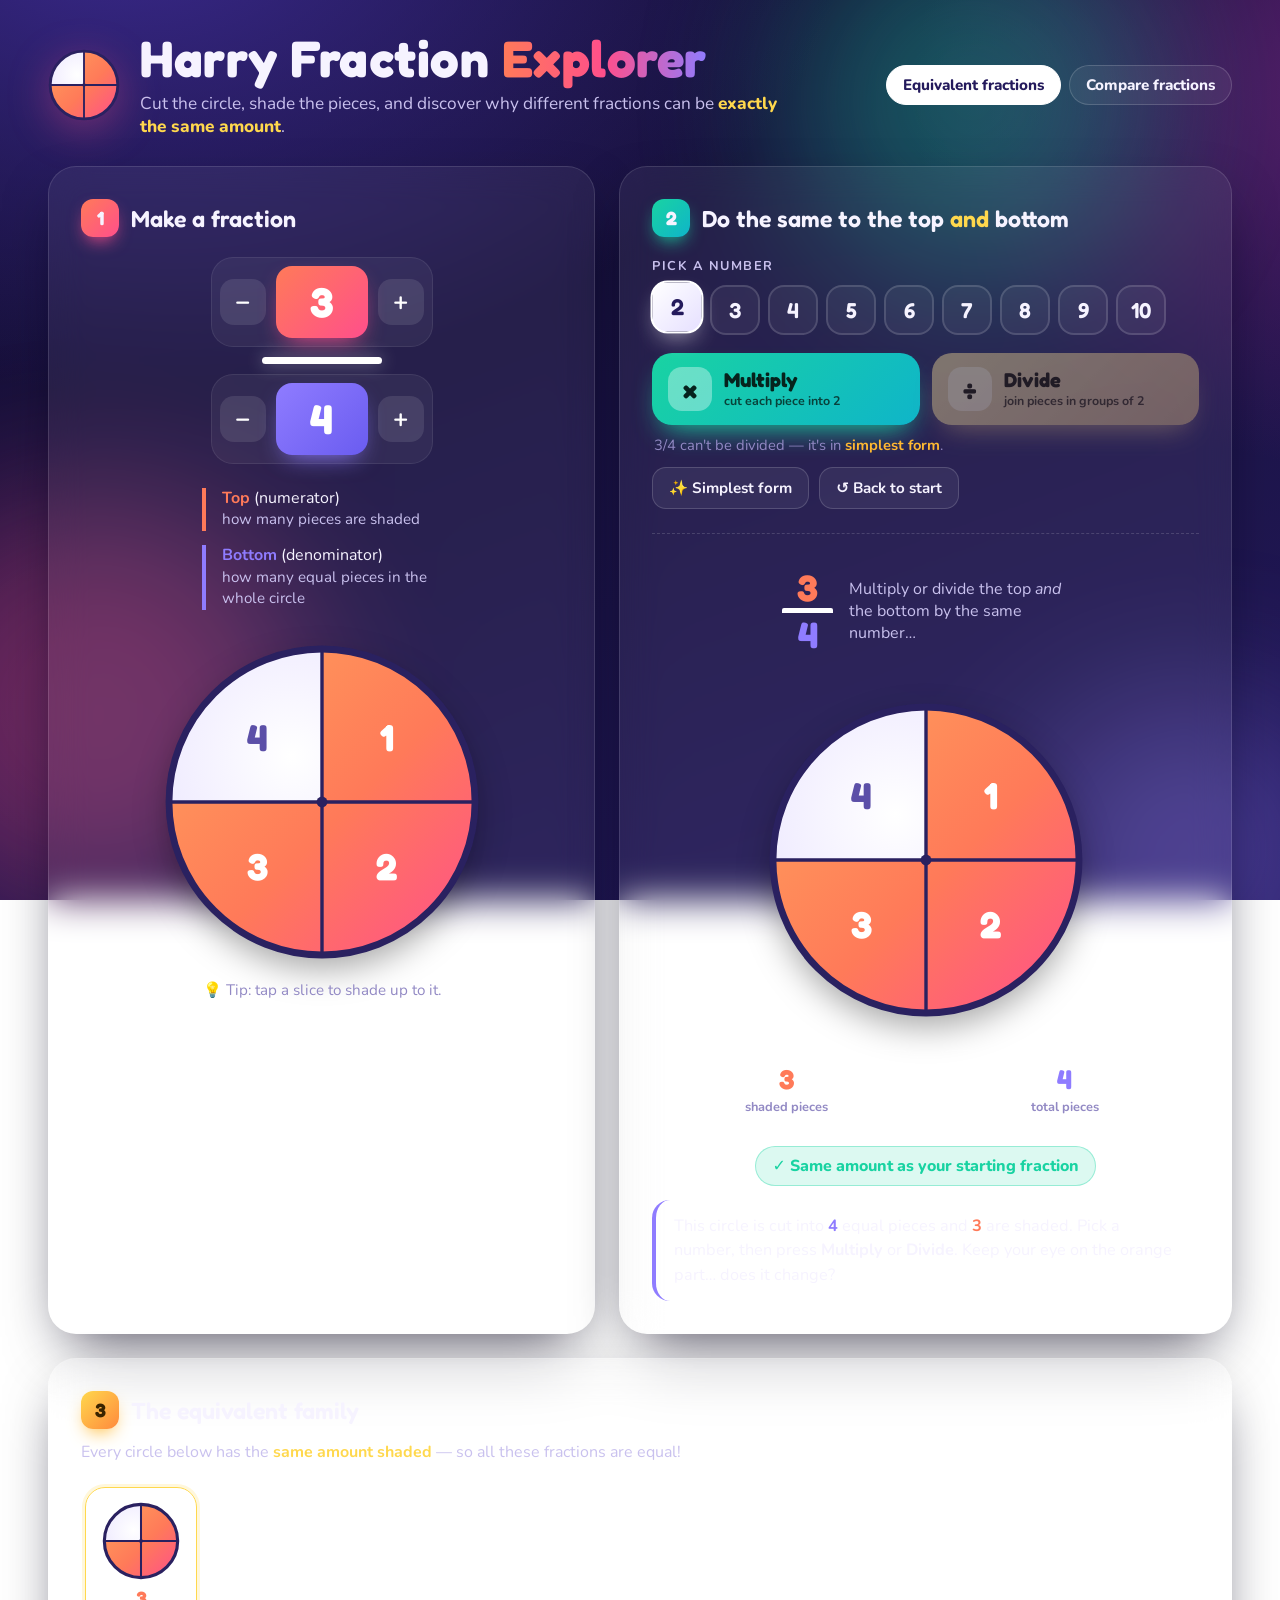
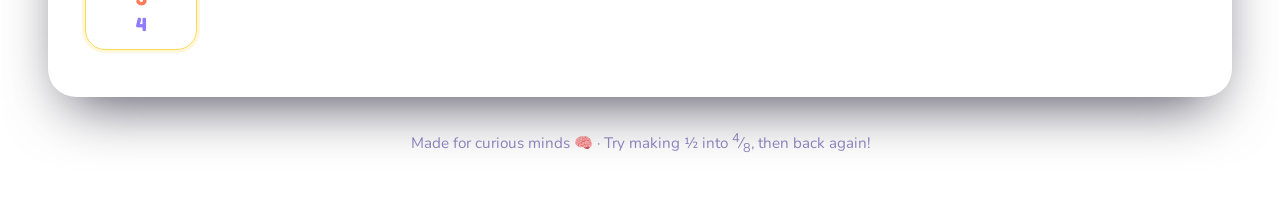
<file: index.html>
<!DOCTYPE html>
<html lang="en">
<head>
  <meta charset="UTF-8">
  <meta name="viewport" content="width=device-width, initial-scale=1.0">
  <title>Harry Fraction Explorer – See Why Fractions Are Equivalent</title>
  <meta name="description" content="A friendly visual tool for children: build a fraction on a circle, then multiply or divide the top and bottom by the same number to see why equivalent fractions are the same amount.">
  <link rel="preconnect" href="https://fonts.googleapis.com">
  <link rel="preconnect" href="https://fonts.gstatic.com" crossorigin>
  <link href="https://fonts.googleapis.com/css2?family=Fredoka:wght@500;600;700&family=Nunito:wght@400;600;700;800&display=swap" rel="stylesheet">
  <link rel="stylesheet" href="styles.css">
</head>
<body>
  <div class="bg-blobs" aria-hidden="true"><span></span><span></span><span></span></div>

  <header class="hero">
    <svg id="logo-circle" class="logo" role="img" aria-label="Harry Fraction Explorer logo"></svg>
    <div>
      <h1>Harry Fraction <span class="grad-text">Explorer</span></h1>
      <p class="tagline">Cut the circle, shade the pieces, and discover why different fractions can be <em>exactly the same amount</em>.</p>
    </div>
    <nav class="page-nav" aria-label="Pages">
      <a href="index.html" aria-current="page">Equivalent fractions</a>
      <a href="compare.html">Compare fractions</a>
    </nav>
  </header>

  <main class="layout">
    <!-- STEP 1: build a fraction -->
    <section class="card" id="start-card" aria-labelledby="start-title">
      <div class="card-head">
        <span class="step-badge">1</span>
        <h2 id="start-title">Make a fraction</h2>
      </div>

      <div class="builder">
        <div class="fraction-input">
          <div class="stepper num">
            <button class="step-btn" id="num-minus" aria-label="Shade one fewer piece">−</button>
            <input id="numerator" type="number" inputmode="numeric" min="0" value="3" aria-label="Numerator (top number)">
            <button class="step-btn" id="num-plus" aria-label="Shade one more piece">+</button>
          </div>
          <div class="frac-bar" aria-hidden="true"></div>
          <div class="stepper den">
            <button class="step-btn" id="den-minus" aria-label="Fewer equal pieces">−</button>
            <input id="denominator" type="number" inputmode="numeric" min="1" max="24" value="4" aria-label="Denominator (bottom number)">
            <button class="step-btn" id="den-plus" aria-label="More equal pieces">+</button>
          </div>
        </div>

        <ul class="legend">
          <li class="legend-num"><strong>Top</strong> (numerator)<br><span>how many pieces are shaded</span></li>
          <li class="legend-den"><strong>Bottom</strong> (denominator)<br><span>how many equal pieces in the whole circle</span></li>
        </ul>
      </div>

      <div class="circle-wrap">
        <svg id="start-circle" role="img"></svg>
      </div>
      <p class="hint">💡 Tip: tap a slice to shade up to it.</p>
    </section>

    <!-- STEP 2: transform it -->
    <section class="card" id="change-card" aria-labelledby="change-title">
      <div class="card-head">
        <span class="step-badge alt">2</span>
        <h2 id="change-title">Do the same to the top <em>and</em> bottom</h2>
      </div>

      <div class="controls">
        <p class="control-label">Pick a number</p>
        <div class="chips" id="factor-chips" role="radiogroup" aria-label="Number to multiply or divide by"></div>

        <div class="op-buttons">
          <button id="multiply-btn" class="op op-mul">
            <span class="op-sym">×</span>
            <span class="op-text">Multiply<small>cut every piece smaller</small></span>
          </button>
          <button id="divide-btn" class="op op-div">
            <span class="op-sym">÷</span>
            <span class="op-text">Divide<small>join pieces together</small></span>
          </button>
        </div>
        <p class="divide-hint" id="divide-hint"></p>

        <div class="secondary-buttons">
          <button id="simplify-btn" class="ghost">✨ Simplest form</button>
          <button id="reset-btn" class="ghost">↺ Back to start</button>
        </div>
      </div>

      <div class="result">
        <div class="equation" id="equation" aria-live="polite"></div>
        <div class="circle-wrap">
          <svg id="current-circle" role="img"></svg>
        </div>
        <div class="stats">
          <div class="stat stat-num"><span id="stat-shaded">3</span><small>shaded pieces</small></div>
          <div class="stat stat-den"><span id="stat-total">4</span><small>total pieces</small></div>
        </div>
        <p class="same-badge" id="same-badge">✓ Same amount as your starting fraction</p>
        <p class="explain" id="explain" aria-live="polite"></p>
      </div>
    </section>
  </main>

  <!-- STEP 3: the family of equivalent fractions -->
  <section class="card family" aria-labelledby="family-title">
    <div class="card-head">
      <span class="step-badge gold">3</span>
      <h2 id="family-title">The equivalent family</h2>
    </div>
    <p class="family-sub">Every circle below has the <strong>same amount shaded</strong> — so all these fractions are equal!</p>
    <div class="trail" id="trail"></div>
  </section>

  <footer class="footer">Made for curious minds 🧠 &middot; Try making ½ into <sup>4</sup>&frasl;<sub>8</sub>, then back again!</footer>

  <script src="fraction-circle.js"></script>
  <script src="app.js"></script>
</body>
</html>
</file>
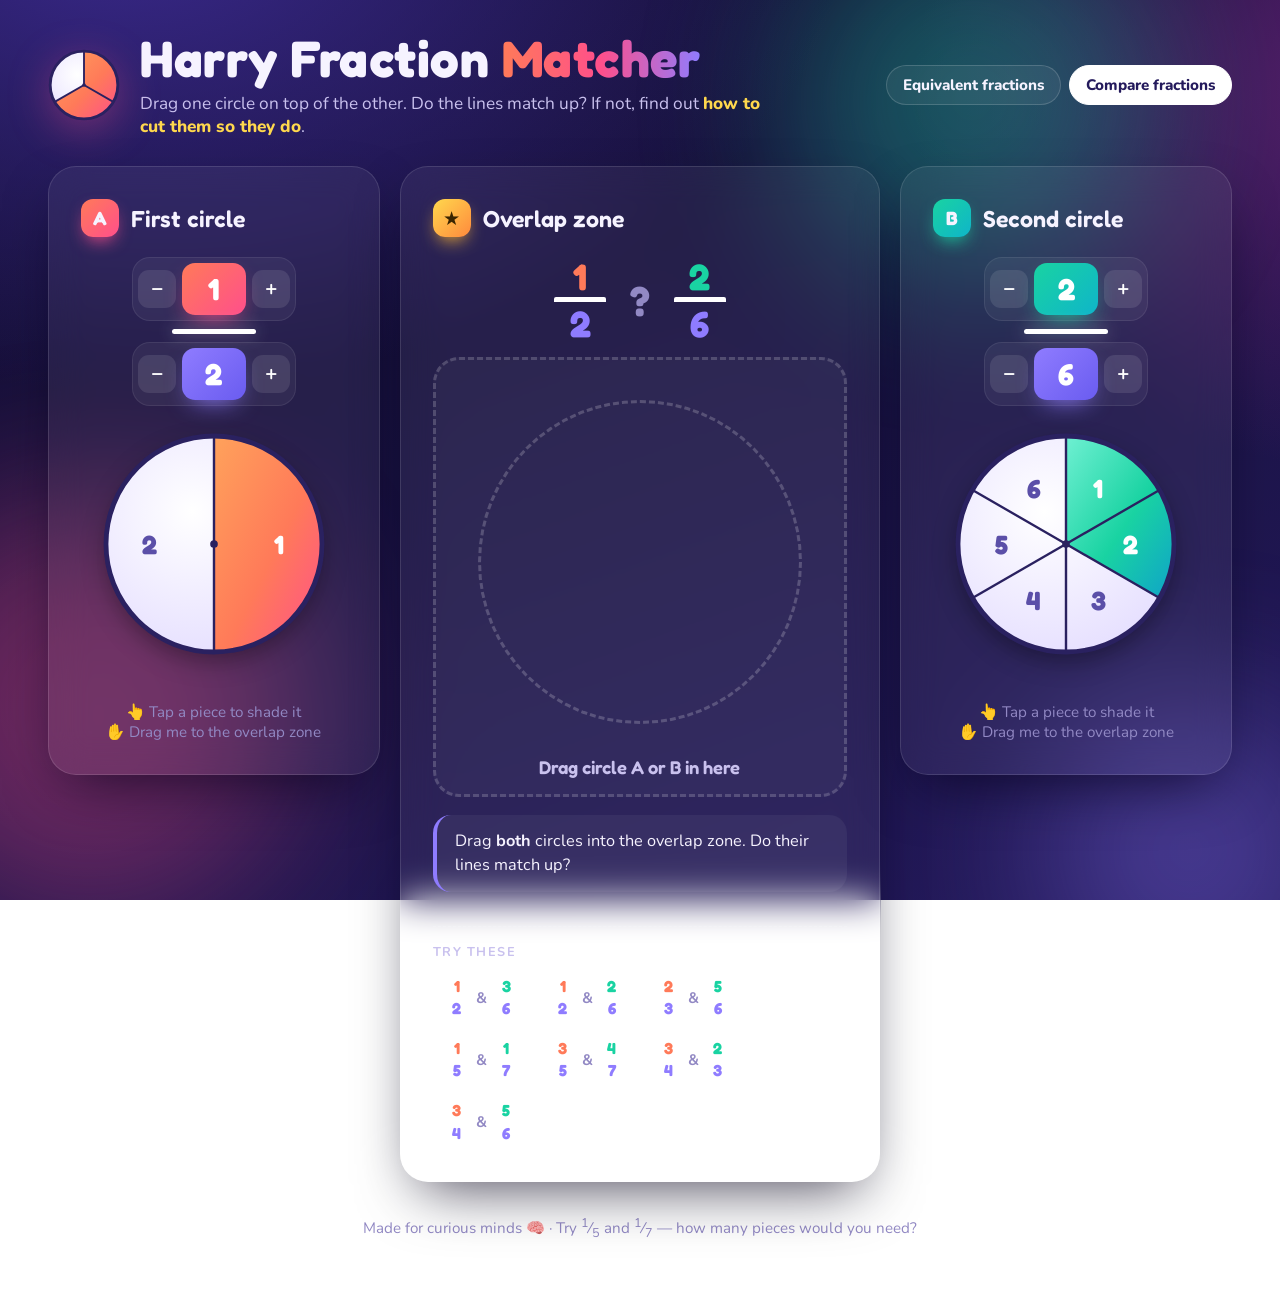
<file: compare.html>
<!DOCTYPE html>
<html lang="en">
<head>
  <meta charset="UTF-8">
  <meta name="viewport" content="width=device-width, initial-scale=1.0">
  <title>Harry Fraction Matcher – Compare Fractions by Lining Up the Pieces</title>
  <meta name="description" content="A friendly visual tool for children: drag two fraction circles on top of each other to see whether their pieces line up, and find out how to cut them so they do.">
  <link rel="preconnect" href="https://fonts.googleapis.com">
  <link rel="preconnect" href="https://fonts.gstatic.com" crossorigin>
  <link href="https://fonts.googleapis.com/css2?family=Fredoka:wght@500;600;700&family=Nunito:wght@400;600;700;800&display=swap" rel="stylesheet">
  <link rel="stylesheet" href="styles.css">
</head>
<body>
  <div class="bg-blobs" aria-hidden="true"><span></span><span></span><span></span></div>

  <header class="hero">
    <svg id="logo-circle" class="logo" role="img" aria-label="Harry Fraction Matcher logo"></svg>
    <div>
      <h1>Harry Fraction <span class="grad-text">Matcher</span></h1>
      <p class="tagline">Drag one circle on top of the other. Do the lines match up? If not, find out <em>how to cut them so they do</em>.</p>
    </div>
    <nav class="page-nav" aria-label="Pages">
      <a href="index.html">Equivalent fractions</a>
      <a href="compare.html" aria-current="page">Compare fractions</a>
    </nav>
  </header>

  <main class="compare-layout">
    <!-- circle A -->
    <section class="card side-card a" id="card-a" aria-labelledby="title-a">
      <div class="card-head">
        <span class="step-badge">A</span>
        <h2 id="title-a">First circle</h2>
      </div>
      <div class="fraction-input compact">
        <div class="stepper num">
          <button class="step-btn" data-step="-" aria-label="Circle A: shade one fewer piece">−</button>
          <input type="number" inputmode="numeric" min="0" aria-label="Circle A numerator (top number)">
          <button class="step-btn" data-step="+" aria-label="Circle A: shade one more piece">+</button>
        </div>
        <div class="frac-bar" aria-hidden="true"></div>
        <div class="stepper den">
          <button class="step-btn" data-step="-" aria-label="Circle A: fewer equal pieces">−</button>
          <input type="number" inputmode="numeric" min="1" max="12" aria-label="Circle A denominator (bottom number)">
          <button class="step-btn" data-step="+" aria-label="Circle A: more equal pieces">+</button>
        </div>
      </div>
      <div class="drag-src">
        <svg></svg>
      </div>
      <p class="cut-note" aria-live="polite"></p>
      <p class="hint">👆 Tap a piece to shade it<br>✋ Drag me to the overlap zone</p>
    </section>

    <!-- the overlap zone -->
    <section class="card stage-card" aria-labelledby="stage-title">
      <div class="card-head">
        <span class="step-badge gold">★</span>
        <h2 id="stage-title">Overlap zone</h2>
      </div>

      <div class="equation cmp-eq" id="cmp-eq" aria-live="polite"></div>

      <div class="drop-zone empty" id="drop-zone">
        <div class="stack" id="stack">
          <svg id="layer-a" class="layer a" aria-hidden="true"></svg>
          <svg id="layer-b" class="layer b" aria-hidden="true"></svg>
          <svg id="match-layer" class="match-layer" viewBox="0 0 200 200" aria-hidden="true"></svg>
        </div>
        <p class="drop-hint" id="drop-hint"></p>
        <div class="stage-legend" id="legend"></div>
      </div>

      <p class="explain" id="cmp-explain" aria-live="polite"></p>

      <div class="try-panel" id="try-panel" hidden>
        <p class="control-label">Cut both circles into…</p>
        <div class="chips" id="try-chips" role="radiogroup" aria-label="Number of pieces to try"></div>
      </div>

      <div class="stage-buttons">
        <button id="convert-btn" class="op op-mul convert"></button>
        <button id="undo-btn" class="ghost">↺ Join the pieces back</button>
        <button id="clear-btn" class="ghost">⤺ Take apart</button>
      </div>

      <div class="presets">
        <p class="control-label">Try these</p>
        <div class="preset-list" id="presets"></div>
      </div>
    </section>

    <!-- circle B -->
    <section class="card side-card b" id="card-b" aria-labelledby="title-b">
      <div class="card-head">
        <span class="step-badge alt">B</span>
        <h2 id="title-b">Second circle</h2>
      </div>
      <div class="fraction-input compact">
        <div class="stepper num">
          <button class="step-btn" data-step="-" aria-label="Circle B: shade one fewer piece">−</button>
          <input type="number" inputmode="numeric" min="0" aria-label="Circle B numerator (top number)">
          <button class="step-btn" data-step="+" aria-label="Circle B: shade one more piece">+</button>
        </div>
        <div class="frac-bar" aria-hidden="true"></div>
        <div class="stepper den">
          <button class="step-btn" data-step="-" aria-label="Circle B: fewer equal pieces">−</button>
          <input type="number" inputmode="numeric" min="1" max="12" aria-label="Circle B denominator (bottom number)">
          <button class="step-btn" data-step="+" aria-label="Circle B: more equal pieces">+</button>
        </div>
      </div>
      <div class="drag-src">
        <svg></svg>
      </div>
      <p class="cut-note" aria-live="polite"></p>
      <p class="hint">👆 Tap a piece to shade it<br>✋ Drag me to the overlap zone</p>
    </section>
  </main>

  <footer class="footer">Made for curious minds 🧠 &middot; Try <sup>1</sup>&frasl;<sub>5</sub> and <sup>1</sup>&frasl;<sub>7</sub> — how many pieces would you need?</footer>

  <script src="fraction-circle.js"></script>
  <script src="compare.js"></script>
</body>
</html>
</file>
<file: styles.css>
/* =========================================================
   Fraction Explorer – design system
   ========================================================= */
:root {
  --bg-1: #120d2e;
  --bg-2: #241a5c;
  --ink: #f6f3ff;
  --ink-soft: #c9c1ee;
  --ink-mute: #9289c4;

  --num: #ff7a59;        /* numerator / shaded colour */
  --num-2: #ff4f8b;
  --den: #8f7cff;        /* denominator / pieces colour */
  --den-2: #5ad1ff;
  --mul: #19d3a2;
  --mul-2: #0fb5c9;
  --div: #ffb931;
  --div-2: #ff8a3d;
  --gold: #ffd84d;

  --card: rgba(255, 255, 255, 0.06);
  --card-border: rgba(255, 255, 255, 0.12);
  --radius: 28px;
  --shadow: 0 24px 60px -20px rgba(5, 2, 25, 0.75);

  --font-display: "Fredoka", system-ui, sans-serif;
  --font-body: "Nunito", system-ui, sans-serif;
}

* { box-sizing: border-box; }

html, body { margin: 0; }

body {
  min-height: 100vh;
  font-family: var(--font-body);
  color: var(--ink);
  background: radial-gradient(1200px 800px at 10% -10%, #3b2a8f 0%, transparent 60%),
              radial-gradient(900px 700px at 110% 10%, #5b1f6e 0%, transparent 55%),
              linear-gradient(160deg, var(--bg-1), var(--bg-2));
  background-attachment: fixed;
  padding: 32px clamp(16px, 4vw, 48px) 48px;
  overflow-x: hidden;
}

button { font-family: inherit; cursor: pointer; }

/* floating blurred blobs */
.bg-blobs { position: fixed; inset: 0; pointer-events: none; z-index: -1; overflow: hidden; }
.bg-blobs span {
  position: absolute; border-radius: 50%; filter: blur(80px); opacity: 0.35;
  animation: drift 22s ease-in-out infinite alternate;
}
.bg-blobs span:nth-child(1) { width: 420px; height: 420px; background: var(--num-2); top: 55%; left: -120px; }
.bg-blobs span:nth-child(2) { width: 360px; height: 360px; background: var(--mul); top: -80px; right: 10%; animation-delay: -6s; }
.bg-blobs span:nth-child(3) { width: 300px; height: 300px; background: var(--den); bottom: -100px; right: -60px; animation-delay: -12s; }
@keyframes drift {
  to { transform: translate(60px, -40px) scale(1.15); }
}

/* ---------- header ---------- */
.hero {
  max-width: 1200px; margin: 0 auto 28px;
  display: flex; align-items: center; gap: 20px;
}
.logo { width: 72px; height: 72px; flex: none; filter: drop-shadow(0 10px 20px rgba(255, 79, 139, 0.35)); animation: spin-slow 30s linear infinite; }
@keyframes spin-slow { to { transform: rotate(360deg); } }
h1 {
  font-family: var(--font-display); font-weight: 700;
  font-size: clamp(2rem, 4.5vw, 3.2rem); margin: 0; letter-spacing: 0.5px; line-height: 1.05;
}
.grad-text {
  background: linear-gradient(90deg, var(--num), var(--num-2), var(--den));
  -webkit-background-clip: text; background-clip: text; color: transparent;
}
.tagline { margin: 6px 0 0; color: var(--ink-soft); font-size: 1.08rem; max-width: 640px; }
.tagline em { color: var(--gold); font-style: normal; font-weight: 800; }

/* ---------- layout & cards ---------- */
.layout {
  max-width: 1200px; margin: 0 auto;
  display: grid; gap: 24px;
  grid-template-columns: 1fr;
}
@media (min-width: 980px) {
  .layout { grid-template-columns: 1fr 1.12fr; }
}

.card {
  background: var(--card);
  border: 1px solid var(--card-border);
  border-radius: var(--radius);
  box-shadow: var(--shadow);
  backdrop-filter: blur(18px);
  -webkit-backdrop-filter: blur(18px);
  padding: clamp(20px, 3vw, 32px);
  animation: rise 0.7s cubic-bezier(.2, .8, .2, 1) both;
}
#change-card { animation-delay: 0.1s; }
.family { max-width: 1200px; margin: 24px auto 0; animation-delay: 0.2s; }
@keyframes rise { from { opacity: 0; transform: translateY(18px); } }

.card-head { display: flex; align-items: center; gap: 12px; margin-bottom: 20px; }
.card-head h2 {
  font-family: var(--font-display); font-weight: 600; font-size: 1.45rem; margin: 0;
}
.card-head h2 em { color: var(--gold); font-style: normal; }
.step-badge {
  width: 38px; height: 38px; flex: none; border-radius: 12px;
  display: grid; place-items: center;
  font-family: var(--font-display); font-weight: 700; font-size: 1.2rem;
  background: linear-gradient(135deg, var(--num), var(--num-2));
  box-shadow: 0 8px 18px -6px var(--num-2);
}
.step-badge.alt { background: linear-gradient(135deg, var(--mul), var(--mul-2)); box-shadow: 0 8px 18px -6px var(--mul); }
.step-badge.gold { background: linear-gradient(135deg, var(--gold), var(--div-2)); box-shadow: 0 8px 18px -6px var(--div); color: #3a2400; }

/* ---------- fraction builder ---------- */
.builder { display: flex; align-items: center; gap: 24px; flex-wrap: wrap; justify-content: center; }

.fraction-input { display: flex; flex-direction: column; align-items: center; gap: 10px; }
.stepper {
  display: flex; align-items: center; gap: 10px;
  padding: 8px; border-radius: 22px;
  background: rgba(255, 255, 255, 0.05);
  border: 1px solid rgba(255, 255, 255, 0.08);
}
.stepper input {
  width: 92px; height: 72px; text-align: center;
  font-family: var(--font-display); font-weight: 700; font-size: 2.6rem;
  color: #fff; border: none; border-radius: 16px; outline: none;
  -moz-appearance: textfield; appearance: textfield;
  transition: box-shadow 0.2s, transform 0.2s;
}
.stepper input::-webkit-outer-spin-button,
.stepper input::-webkit-inner-spin-button { -webkit-appearance: none; margin: 0; }
.stepper.num input { background: linear-gradient(135deg, var(--num), var(--num-2)); box-shadow: 0 10px 24px -10px var(--num-2); }
.stepper.den input { background: linear-gradient(135deg, var(--den), #6a5cf0); box-shadow: 0 10px 24px -10px var(--den); }
.stepper input:focus { box-shadow: 0 0 0 4px rgba(255, 255, 255, 0.35); transform: scale(1.04); }

.step-btn {
  width: 46px; height: 46px; border-radius: 14px; border: none;
  background: rgba(255, 255, 255, 0.1); color: #fff;
  font-size: 1.6rem; font-weight: 700; line-height: 1;
  transition: background 0.2s, transform 0.15s;
}
.step-btn:hover { background: rgba(255, 255, 255, 0.2); transform: translateY(-2px); }
.step-btn:active { transform: scale(0.92); }

.frac-bar { width: 120px; height: 7px; border-radius: 6px; background: #fff; box-shadow: 0 0 18px rgba(255, 255, 255, 0.45); }

.legend { list-style: none; padding: 0; margin: 0; display: grid; gap: 14px; max-width: 240px; }
.legend li { padding-left: 16px; border-left: 4px solid; line-height: 1.35; }
.legend li span { color: var(--ink-soft); font-size: 0.95rem; }
.legend-num { border-color: var(--num) !important; }
.legend-num strong { color: var(--num); }
.legend-den { border-color: var(--den) !important; }
.legend-den strong { color: var(--den); }

.hint { text-align: center; color: var(--ink-mute); margin: 8px 0 0; font-size: 0.95rem; }

/* ---------- circles ---------- */
.circle-wrap { display: grid; place-items: center; margin-top: 22px; }
.circle-wrap svg { width: min(100%, 340px); aspect-ratio: 1; overflow: visible; }

.fraction-circle { --cut-w: 2; }
.fraction-circle .plate-shadow { fill: rgba(0, 0, 0, 0.35); filter: blur(10px); }
.fraction-circle .rim { fill: none; stroke: #2a2160; stroke-width: 4; }
.fraction-circle .cut {
  fill: none; stroke: #2a2160; stroke-width: var(--cut-w); stroke-linecap: round;
  stroke-dasharray: 1; stroke-dashoffset: 0;
  transition: stroke-dashoffset 0.55s cubic-bezier(.4, 0, .2, 1), opacity 0.55s ease, stroke 0.9s ease, stroke-width 0.9s ease;
}
.fraction-circle .cut.new { stroke: #ffffff; stroke-width: calc(var(--cut-w) * 1.9); }
.fraction-circle .cut.leaving { stroke: var(--gold); stroke-width: calc(var(--cut-w) * 1.9); }
.fraction-circle .hub { fill: #2a2160; }
.fraction-circle .hit { fill: transparent; cursor: pointer; transition: fill 0.15s; }
.fraction-circle .hit:hover { fill: rgba(143, 124, 255, 0.22); }
.fraction-circle .shade { transition: filter 0.3s; }
.fraction-circle .seg-label {
  font-family: var(--font-display); font-weight: 700;
  text-anchor: middle; dominant-baseline: central;
  fill: #5b4fa8; pointer-events: none; user-select: none;
  transition: opacity 0.4s ease, fill 0.4s ease;
}
.fraction-circle .seg-label.on { fill: #ffffff; }

.fraction-circle.pop { animation: pop 0.7s cubic-bezier(.3, 1.6, .5, 1); }
@keyframes pop { 40% { transform: scale(1.05); } }

/* ---------- controls ---------- */
.control-label {
  margin: 0 0 10px; color: var(--ink-soft); font-weight: 700;
  text-transform: uppercase; letter-spacing: 1.5px; font-size: 0.8rem;
}
.chips { display: flex; flex-wrap: wrap; gap: 8px; }
.chip {
  position: relative;
  width: 50px; height: 50px; border-radius: 16px;
  border: 2px solid rgba(255, 255, 255, 0.14);
  background: rgba(255, 255, 255, 0.05); color: var(--ink);
  font-family: var(--font-display); font-weight: 600; font-size: 1.35rem;
  transition: all 0.2s cubic-bezier(.3, 1.4, .5, 1);
}
.chip:hover { transform: translateY(-3px); border-color: rgba(255, 255, 255, 0.35); }
.chip[aria-checked="true"] {
  background: linear-gradient(135deg, #fff, #e6e0ff); color: #241a5c; border-color: #fff;
  transform: translateY(-3px) scale(1.06);
  box-shadow: 0 10px 22px -8px rgba(255, 255, 255, 0.6);
}
.chip .can-div {
  position: absolute; top: -6px; right: -6px;
  width: 18px; height: 18px; border-radius: 50%;
  background: var(--div); color: #3a2400; font-size: 0.75rem; line-height: 18px;
  font-family: var(--font-body); font-weight: 800;
  box-shadow: 0 2px 6px rgba(0, 0, 0, 0.3);
}

.op-buttons { display: grid; grid-template-columns: 1fr 1fr; gap: 12px; margin-top: 18px; }
.op {
  display: flex; align-items: center; gap: 12px;
  padding: 14px 16px; border: none; border-radius: 20px; color: #06231d;
  text-align: left;
  transition: transform 0.2s cubic-bezier(.3, 1.4, .5, 1), box-shadow 0.2s, filter 0.2s, opacity 0.2s;
}
.op-mul { background: linear-gradient(135deg, var(--mul), var(--mul-2)); box-shadow: 0 14px 28px -12px var(--mul); }
.op-div { background: linear-gradient(135deg, var(--div), var(--div-2)); box-shadow: 0 14px 28px -12px var(--div-2); color: #3a1a00; }
.op:hover { transform: translateY(-3px); filter: brightness(1.08); }
.op:active { transform: scale(0.96); }
.op.unavailable { filter: grayscale(0.75) brightness(0.8); opacity: 0.7; }
.op-sym {
  width: 44px; height: 44px; flex: none; border-radius: 14px;
  display: grid; place-items: center;
  background: rgba(255, 255, 255, 0.35);
  font-family: var(--font-display); font-weight: 700; font-size: 1.8rem;
}
.op-text { font-family: var(--font-display); font-weight: 700; font-size: 1.25rem; display: flex; flex-direction: column; line-height: 1.1; }
.op-text small { font-family: var(--font-body); font-weight: 700; font-size: 0.78rem; opacity: 0.8; margin-top: 3px; }

.divide-hint { margin: 10px 2px 0; color: var(--ink-mute); font-size: 0.92rem; min-height: 1.3em; }
.divide-hint strong { color: var(--div); }

.secondary-buttons { display: flex; gap: 10px; margin-top: 12px; flex-wrap: wrap; }
.ghost {
  padding: 10px 16px; border-radius: 14px;
  background: rgba(255, 255, 255, 0.06); border: 1px solid rgba(255, 255, 255, 0.16);
  color: var(--ink); font-weight: 700; font-size: 0.95rem;
  transition: background 0.2s, transform 0.2s;
}
.ghost:hover { background: rgba(255, 255, 255, 0.14); transform: translateY(-2px); }

/* ---------- result ---------- */
.result { margin-top: 24px; padding-top: 22px; border-top: 1px dashed rgba(255, 255, 255, 0.15); }

.equation {
  display: flex; align-items: center; justify-content: center; gap: 16px; flex-wrap: wrap;
  min-height: 112px;
}
.equation .prompt { color: var(--ink-soft); font-size: 1rem; max-width: 220px; line-height: 1.35; }

.frac {
  display: inline-flex; flex-direction: column; align-items: center;
  font-family: var(--font-display); font-weight: 700; font-size: 2.3rem; line-height: 1.1;
}
.frac .n { color: var(--num); }
.frac .d { color: var(--den); border-top: 5px solid #fff; padding-top: 2px; min-width: 1.4em; text-align: center; border-radius: 2px; }
.frac.small { font-size: 1.2rem; }
.frac.small .d { border-top-width: 3px; }
.frac.fresh { animation: pop 0.7s cubic-bezier(.3, 1.6, .5, 1); }

.eq-op {
  display: inline-flex; flex-direction: column; gap: 14px;
  font-family: var(--font-display); font-weight: 700; font-size: 1.05rem;
}
.eq-op span { padding: 3px 10px; border-radius: 10px; }
.eq-op.mul span { background: rgba(25, 211, 162, 0.18); color: var(--mul); }
.eq-op.div span { background: rgba(255, 185, 49, 0.18); color: var(--div); }
.eq-eq { font-family: var(--font-display); font-size: 2.2rem; font-weight: 700; color: var(--ink-soft); }

.stats { display: grid; grid-template-columns: repeat(2, 1fr); gap: 10px; margin-top: 20px; }
.stat {
  text-align: center; padding: 12px 6px; border-radius: 18px;
  background: rgba(255, 255, 255, 0.05); border: 1px solid rgba(255, 255, 255, 0.08);
}
.stat span { display: block; font-family: var(--font-display); font-weight: 700; font-size: 1.7rem; }
.stat small { color: var(--ink-mute); font-weight: 700; font-size: 0.8rem; }
.stat-num span { color: var(--num); }
.stat-den span { color: var(--den); }
.stat span.bump { animation: pop 0.6s cubic-bezier(.3, 1.6, .5, 1); }

.same-badge {
  margin: 16px auto 0; width: fit-content;
  padding: 8px 16px; border-radius: 999px;
  background: rgba(25, 211, 162, 0.15); color: var(--mul); font-weight: 800;
  border: 1px solid rgba(25, 211, 162, 0.35);
}

.explain {
  margin: 14px 0 0; padding: 14px 18px; border-radius: 18px;
  background: rgba(255, 255, 255, 0.05); color: var(--ink);
  line-height: 1.5; font-size: 1.02rem;
  border-left: 4px solid var(--den);
}
.explain b.n { color: var(--num); }
.explain b.d { color: var(--den); }
.explain.mul { border-left-color: var(--mul); }
.explain.div { border-left-color: var(--div); }
.explain.warn { border-left-color: var(--num-2); background: rgba(255, 79, 139, 0.1); }

.shake { animation: shake 0.45s; }
@keyframes shake {
  20%, 60% { transform: translateX(-7px); }
  40%, 80% { transform: translateX(7px); }
}

/* ---------- family trail ---------- */
.family-sub { margin: -8px 0 18px; color: var(--ink-soft); }
.family-sub strong { color: var(--gold); }
.trail { display: flex; align-items: center; gap: 6px; overflow-x: auto; padding: 6px 4px 14px; scroll-behavior: smooth; }
.trail-item {
  flex: none; display: flex; flex-direction: column; align-items: center; gap: 8px;
  padding: 14px 16px; border-radius: 20px;
  background: rgba(255, 255, 255, 0.05); border: 1px solid rgba(255, 255, 255, 0.1);
  animation: rise 0.5s cubic-bezier(.2, .8, .2, 1) both;
}
.trail-item.current { border-color: var(--gold); box-shadow: 0 0 0 3px rgba(255, 216, 77, 0.2); }
.trail-item svg { width: 78px; height: 78px; }
.trail-arrow {
  flex: none; display: flex; flex-direction: column; align-items: center;
  font-family: var(--font-display); font-weight: 700; font-size: 0.95rem; color: var(--ink-mute);
  padding: 0 4px;
}
.trail-arrow .tag { padding: 2px 8px; border-radius: 8px; }
.trail-arrow .tag.mul { background: rgba(25, 211, 162, 0.18); color: var(--mul); }
.trail-arrow .tag.div { background: rgba(255, 185, 49, 0.18); color: var(--div); }
.trail-arrow .arr { font-size: 1.4rem; line-height: 1; }

.footer { text-align: center; color: var(--ink-mute); margin-top: 32px; font-size: 0.95rem; }

@media (max-width: 520px) {
  .stepper input { width: 76px; height: 62px; font-size: 2.2rem; }
  .op-buttons { grid-template-columns: 1fr; }
  .hero { flex-direction: column; text-align: center; }
}

@media (prefers-reduced-motion: reduce) {
  *, *::before, *::after { animation: none !important; transition: none !important; }
}

/* =========================================================
   Page navigation (shared)
   ========================================================= */
[hidden] { display: none !important; }

.page-nav { margin-left: auto; display: flex; gap: 8px; flex-wrap: wrap; justify-content: flex-end; }
.page-nav a {
  padding: 9px 16px; border-radius: 999px; text-decoration: none;
  color: var(--ink); font-weight: 800; font-size: 0.95rem;
  background: rgba(255, 255, 255, 0.06); border: 1px solid rgba(255, 255, 255, 0.16);
  transition: background 0.2s, transform 0.2s;
}
.page-nav a:hover { background: rgba(255, 255, 255, 0.14); transform: translateY(-2px); }
.page-nav a[aria-current="page"] { background: #fff; color: var(--bg-2); border-color: #fff; }
@media (max-width: 520px) { .page-nav { margin: 0 auto; justify-content: center; } }

/* =========================================================
   Compare page
   ========================================================= */
.compare-layout {
  max-width: 1200px; margin: 0 auto;
  display: grid; gap: 20px; align-items: start;
  grid-template-columns: 1fr 1fr;
  grid-template-areas: "a b" "stage stage";
}
.side-card.a { grid-area: a; }
.side-card.b { grid-area: b; animation-delay: 0.1s; }
.stage-card { grid-area: stage; animation-delay: 0.2s; }
@media (min-width: 1080px) {
  .compare-layout { grid-template-columns: 1fr 1.45fr 1fr; grid-template-areas: "a stage b"; }
}

/* circle B uses teal instead of coral */
.side-card.b .stepper.num input { background: linear-gradient(135deg, var(--mul), var(--mul-2)); box-shadow: 0 10px 24px -10px var(--mul); }
.frac.b .n, b.nb { color: var(--mul); }
b.na { color: var(--num); }

/* smaller steppers so two cards fit side by side */
.fraction-input.compact { gap: 8px; }
.fraction-input.compact .stepper { padding: 5px; gap: 6px; border-radius: 18px; }
.fraction-input.compact .stepper input { width: 64px; height: 52px; font-size: 1.9rem; border-radius: 13px; }
.fraction-input.compact .step-btn { width: 38px; height: 38px; font-size: 1.3rem; border-radius: 11px; }
.fraction-input.compact .frac-bar { width: 84px; height: 5px; }

/* the draggable circle */
.drag-src {
  position: relative; width: min(100%, 240px); margin: 18px auto 0;
  border-radius: 50%; cursor: grab; touch-action: none; user-select: none; -webkit-user-select: none;
  transition: opacity 0.2s, transform 0.25s cubic-bezier(.3, 1.4, .5, 1);
}
.drag-src svg { display: block; width: 100%; aspect-ratio: 1; overflow: visible; }
.drag-src:hover { transform: translateY(-3px) rotate(-2deg); }
.drag-src.dragging { opacity: 0.3; }
.drag-src.over { transform: scale(1.06); }
.drag-src.over svg { filter: drop-shadow(0 0 16px var(--gold)); }
.drag-src.placed::after {
  content: "✓ in the overlap"; position: absolute; left: 50%; bottom: -6px; transform: translateX(-50%);
  padding: 3px 10px; border-radius: 999px; white-space: nowrap;
  background: var(--gold); color: #3a2400; font-weight: 800; font-size: 0.75rem;
}
body.is-dragging { user-select: none; -webkit-user-select: none; cursor: grabbing; }
.drag-ghost {
  position: fixed; z-index: 50; margin: 0; pointer-events: none; overflow: visible;
  filter: drop-shadow(0 18px 30px rgba(0, 0, 0, 0.45));
}

.cut-note { text-align: center; color: var(--ink-soft); font-size: 0.9rem; margin: 14px 0 0; min-height: 1.4em; line-height: 1.6; }
.cut-note .frac.small { font-size: 0.95rem; vertical-align: middle; }
.side-card .hint { margin-top: 4px; }


/* ---------- overlap zone ---------- */
.cmp-eq { min-height: 84px; gap: 22px; }
.cmp-sym { font-family: var(--font-display); font-weight: 700; font-size: 2.6rem; color: var(--gold); min-width: 1ch; text-align: center; }
.cmp-sym.unknown { color: var(--ink-mute); }

.drop-zone {
  margin-top: 12px; padding: 22px 16px 16px; border-radius: 26px;
  border: 3px dashed rgba(255, 255, 255, 0.18); background: rgba(255, 255, 255, 0.03);
  transition: border-color 0.2s, background 0.2s, box-shadow 0.2s;
}
.drop-zone.over { border-color: var(--gold); background: rgba(255, 216, 77, 0.08); box-shadow: 0 0 0 6px rgba(255, 216, 77, 0.12); }
.drop-zone.full { border-style: solid; border-color: rgba(255, 255, 255, 0.1); }

.stack { position: relative; width: min(100%, 360px); aspect-ratio: 1; margin: 0 auto; }
.stack::before { /* empty-plate outline */
  content: ""; position: absolute; inset: 5%; border-radius: 50%;
  border: 3px dashed rgba(255, 255, 255, 0.2);
}
.stack .layer, .stack .match-layer { position: absolute; inset: 0; width: 100%; height: 100%; overflow: visible; pointer-events: none; }
.stack .layer { opacity: 0; transform: scale(1.12); transition: opacity 0.35s ease, transform 0.5s cubic-bezier(.3, 1.4, .5, 1); }
.stack .layer.in { opacity: 1; transform: none; }
.stack .layer.bottom { z-index: 1; }
.stack .layer.top { z-index: 2; }
.stack .layer.top .plate, .stack .layer.top .plate-shadow { display: none; }
/* the top circle is see-through: its colour mixes with the one underneath where they overlap */
.stack .layer.top .shade { opacity: 0.6; }
.stack .match-layer { z-index: 3; }
.stack .seg-label { display: none; }
.stack .layer.a .cut { stroke: #b8361b; }
.stack .layer.b .cut { stroke: #06706f; }

.match-under, .match-line {
  fill: none; stroke-linecap: round;
  stroke-dasharray: 1; stroke-dashoffset: 1;
  transition: stroke-dashoffset 0.5s cubic-bezier(.4, 0, .2, 1);
}
.match-under { stroke: #5a3300; opacity: 0.7; }
.match-line { stroke: var(--gold); }
/* dotted "here's where to cut" lines – only shown after the child asks how */
.how-line {
  fill: none; stroke: #2a2160; stroke-width: 1.1; stroke-dasharray: 2.5 2.5; stroke-linecap: round;
  opacity: 0.7; animation: fade-in 0.4s ease both;
}
@keyframes fade-in { from { opacity: 0; } }
/* red: a line that doesn't fit the number of pieces being tried */
.miss-line {
  fill: none; stroke: #ff2d55; stroke-width: 3.4; stroke-linecap: round;
  animation: miss-pulse 0.9s ease-in-out infinite alternate;
}
@keyframes miss-pulse { from { stroke-opacity: 0.45; } }
.diff-wedge {
  fill: rgba(255, 216, 77, 0.35); stroke: #ffb800; stroke-width: 3; stroke-linejoin: round;
  animation: glow 1.4s ease-in-out infinite alternate;
}
@keyframes glow { from { fill-opacity: 0.25; } to { fill-opacity: 0.9; } }

.drop-hint { text-align: center; margin: 14px 0 0; font-family: var(--font-display); font-weight: 600; font-size: 1.15rem; color: var(--ink-soft); }
.drop-zone.full .drop-hint { display: none; }

.stage-legend { display: flex; justify-content: center; gap: 16px; flex-wrap: wrap; margin-top: 12px; }
.stage-legend:empty { display: none; }
.stage-legend .key { display: inline-flex; align-items: center; gap: 8px; font-weight: 800; color: var(--ink-soft); }
.stage-legend .key .frac.small { font-size: 0.95rem; }
.stage-legend .key i { width: 22px; height: 22px; border-radius: 6px; border: 2px solid rgba(255, 255, 255, 0.5); }
.stage-legend .key.a i { background: linear-gradient(135deg, #ffa25b, #ff4f8b); }
.stage-legend .key.b i { background: linear-gradient(135deg, #6ff0d2, #0fa3c9); }
.stage-legend .key.see-through i { opacity: 0.55; }

.stage-card .explain { margin-top: 18px; }
.stage-card .explain .frac.small { font-size: 1rem; vertical-align: middle; }
.stage-buttons { display: flex; flex-wrap: wrap; gap: 10px; margin-top: 14px; align-items: center; }
.op.convert { flex: 1 1 220px; }
.presets { margin-top: 20px; padding-top: 16px; border-top: 1px dashed rgba(255, 255, 255, 0.15); }
.preset-list { display: flex; flex-wrap: wrap; gap: 8px; }
.preset { display: inline-flex; align-items: center; gap: 8px; padding: 6px 12px; }
.preset .frac.small { font-size: 1rem; }
.preset > span { color: var(--ink-mute); }

@media (max-width: 600px) {
  .compare-layout { gap: 12px; }
  .side-card { padding: 14px; border-radius: 22px; }
  .side-card .card-head { margin-bottom: 12px; gap: 8px; }
  .side-card .card-head h2 { font-size: 1.05rem; }
  .side-card .step-badge { width: 32px; height: 32px; font-size: 1rem; }
  .fraction-input.compact .stepper { gap: 4px; padding: 4px; }
  .fraction-input.compact .stepper input { width: 46px; height: 44px; font-size: 1.5rem; }
  .fraction-input.compact .step-btn { width: 32px; height: 32px; font-size: 1.1rem; }
  .side-card .hint { font-size: 0.8rem; }
  .cmp-eq { min-height: 70px; }
}

/* numbers to try */
.try-panel { margin-top: 16px; }
.chip .mark {
  position: absolute; top: -6px; right: -6px;
  width: 18px; height: 18px; border-radius: 50%;
  font-family: var(--font-body); font-weight: 800; font-size: 0.72rem; line-height: 18px;
  box-shadow: 0 2px 6px rgba(0, 0, 0, 0.3);
}
.chip .mark.good { background: var(--mul); color: #06231d; }
.chip .mark.bad { background: var(--num-2); color: #fff; }
</file>
